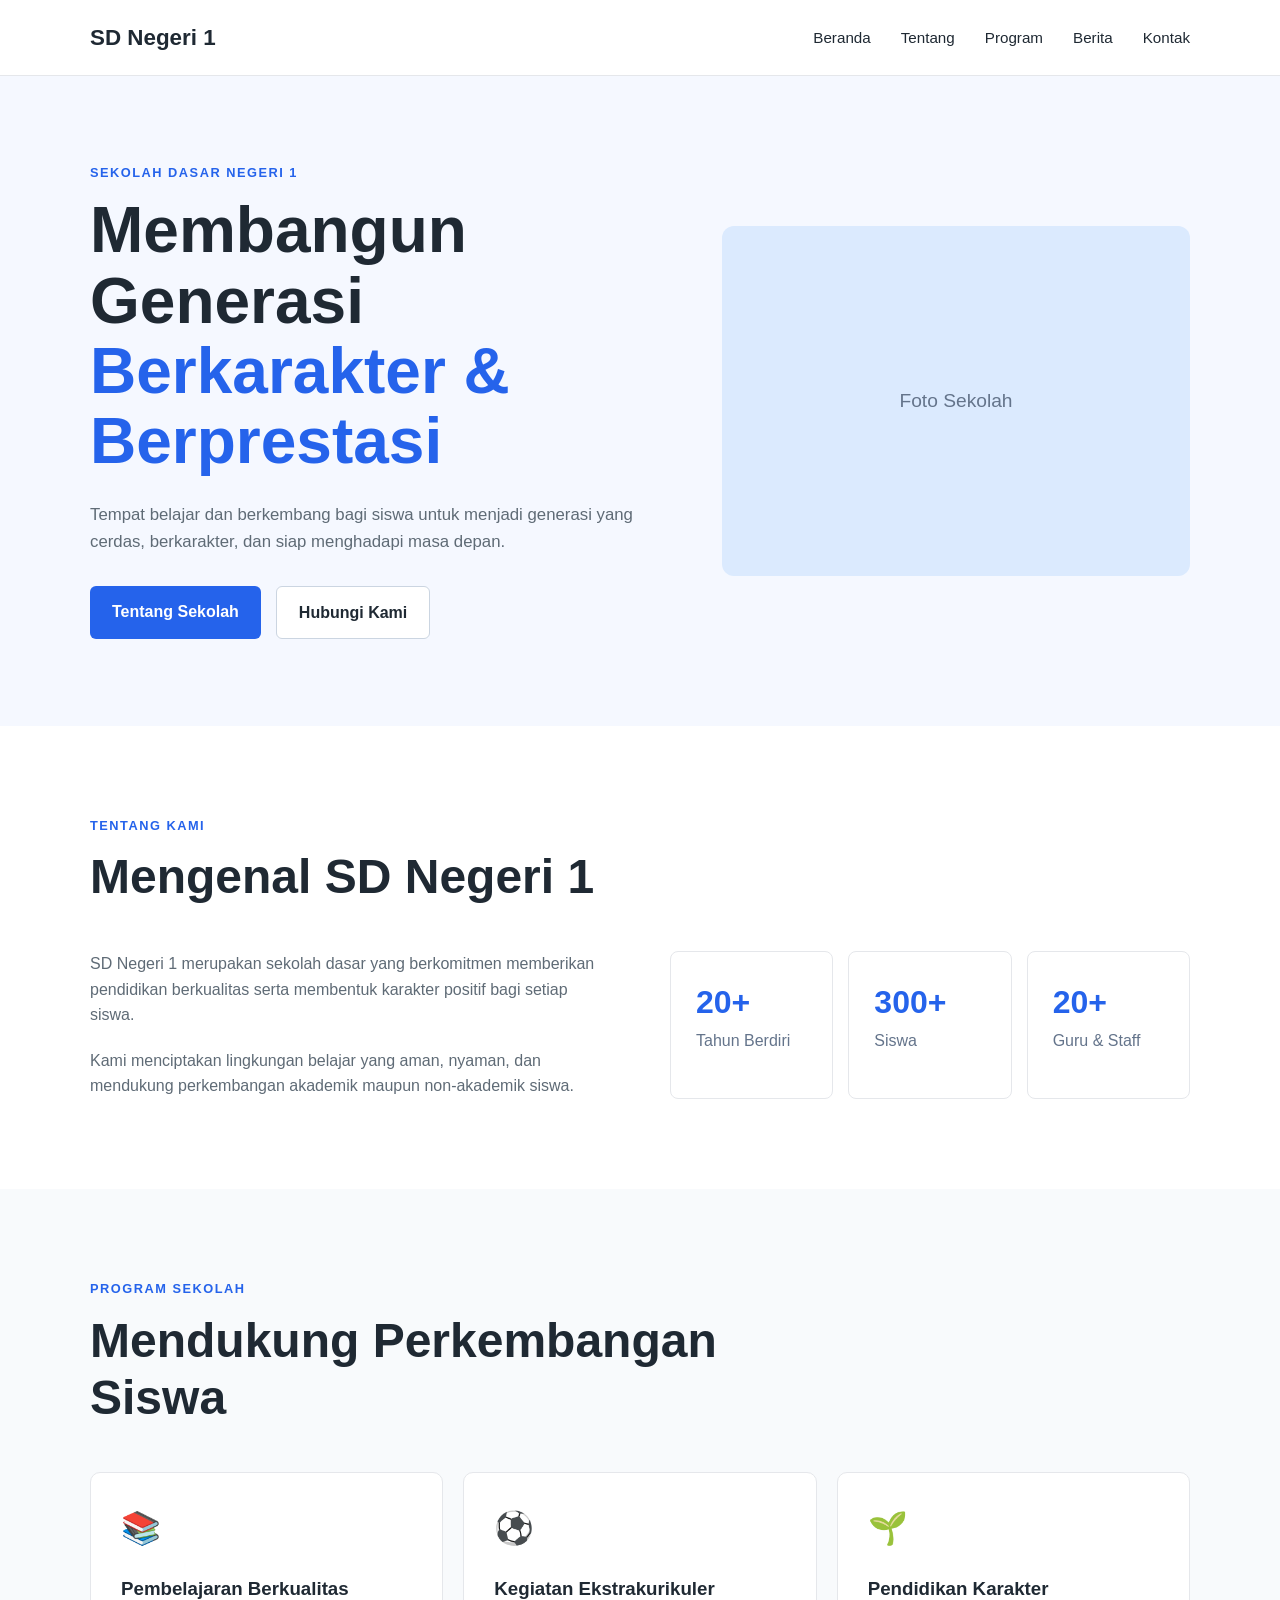
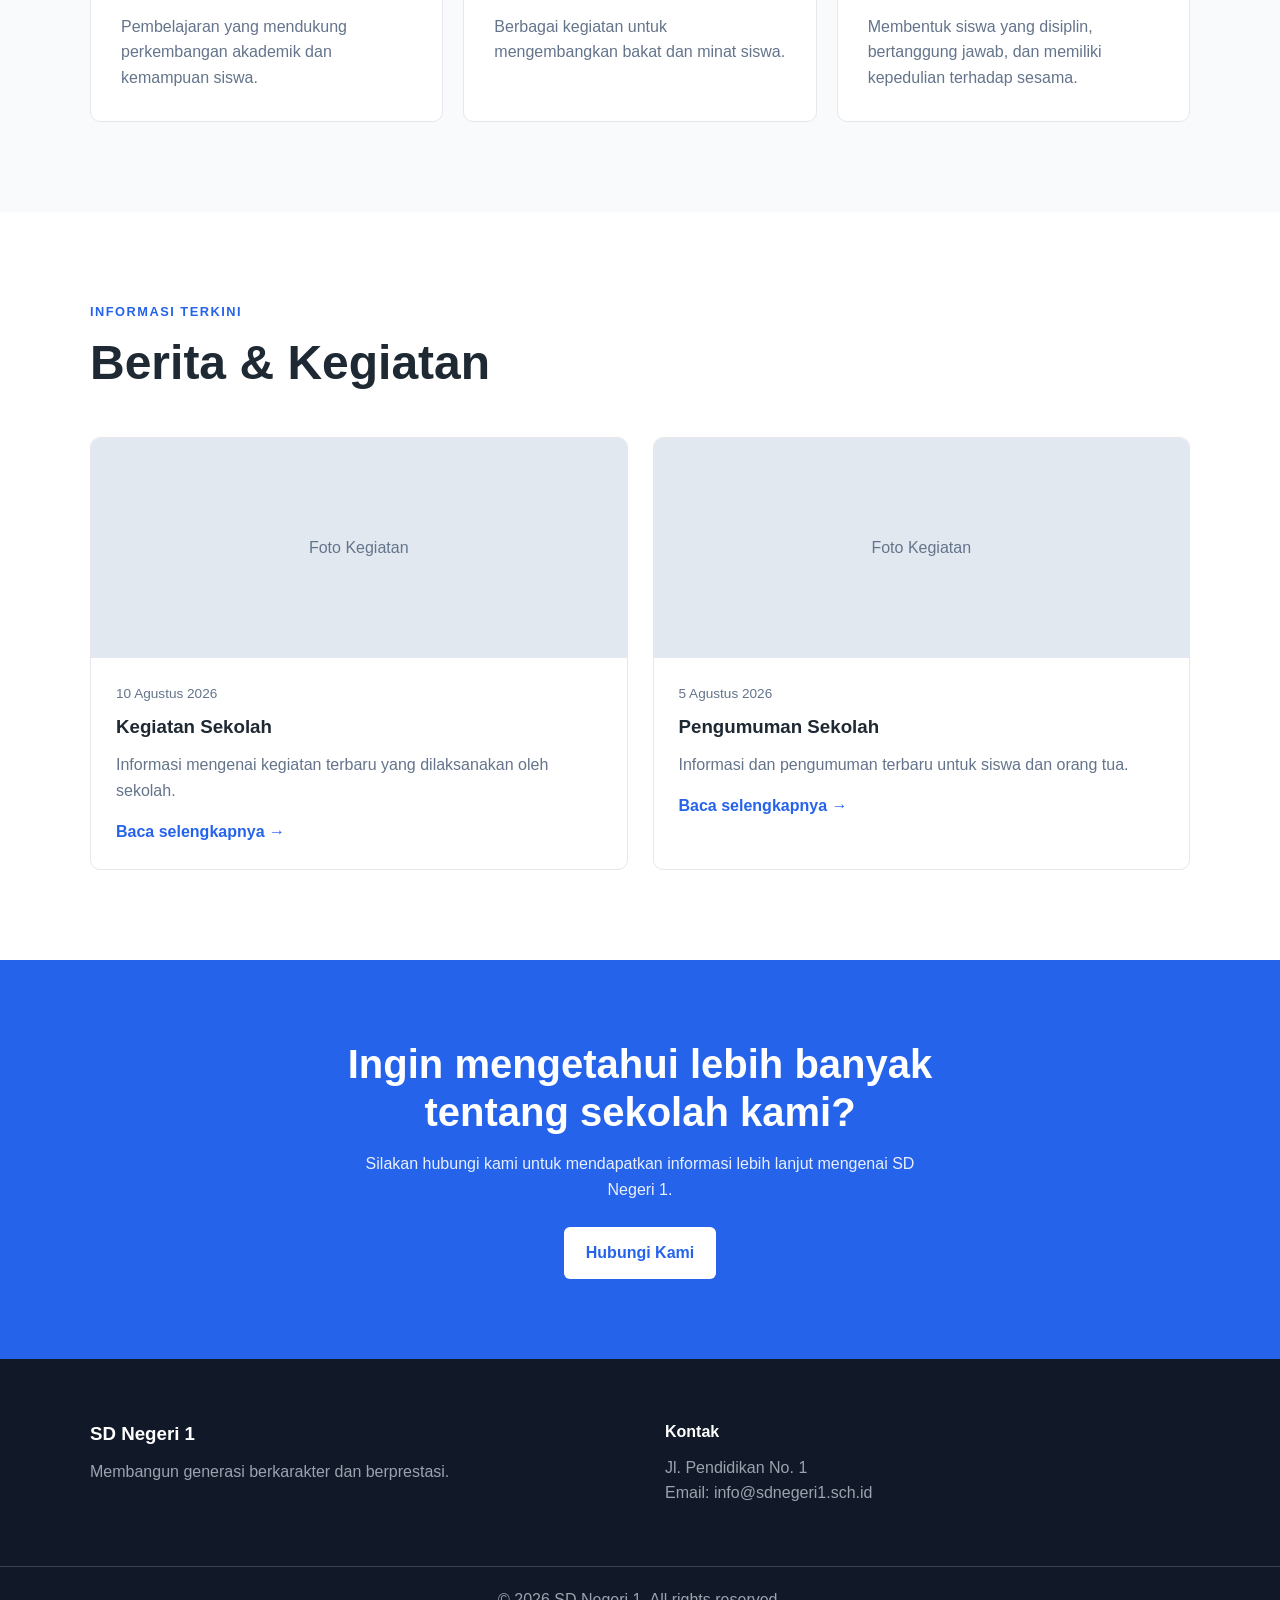
<file: index.html>
<!DOCTYPE html>
<html lang="id">
<head>
    <meta charset="UTF-8">
    <meta name="viewport" content="width=device-width, initial-scale=1.0">

    <title>SD Negeri 1</title>

    <link rel="stylesheet" href="css/style.css">
</head>

<body>

    <!-- Navigation -->
    <header class="header">
        <nav class="navbar container">

            <a href="#" class="logo">
                SD Negeri 1
            </a>

            <ul class="nav-menu">
                <li><a href="#home">Beranda</a></li>
                <li><a href="#about">Tentang</a></li>
                <li><a href="#program">Program</a></li>
                <li><a href="#news">Berita</a></li>
                <li><a href="#contact">Kontak</a></li>
            </ul>

            <button class="menu-toggle" id="menuToggle">
                ☰
            </button>

        </nav>
    </header>


    <!-- Hero Section -->
    <main>

        <section class="hero" id="home">
            <div class="hero-content container">

                <div class="hero-text">
                    <p class="hero-label">
                        SEKOLAH DASAR NEGERI 1
                    </p>

                    <h1>
                        Membangun Generasi
                        <span>Berkarakter & Berprestasi</span>
                    </h1>

                    <p class="hero-description">
                        Tempat belajar dan berkembang bagi siswa
                        untuk menjadi generasi yang cerdas,
                        berkarakter, dan siap menghadapi masa depan.
                    </p>

                    <div class="hero-buttons">
                        <a href="#about" class="btn btn-primary">
                            Tentang Sekolah
                        </a>

                        <a href="#contact" class="btn btn-secondary">
                            Hubungi Kami
                        </a>
                    </div>
                </div>

                <div class="hero-image">
                    <div class="image-placeholder">
                        Foto Sekolah
                    </div>
                </div>

            </div>
        </section>


        <!-- About Section -->
        <section class="about section" id="about">
            <div class="container">

                <div class="section-heading">
                    <p class="section-label">TENTANG KAMI</p>

                    <h2>
                        Mengenal SD Negeri 1
                    </h2>
                </div>

                <div class="about-content">

                    <div class="about-text">
                        <p>
                            SD Negeri 1 merupakan sekolah dasar yang
                            berkomitmen memberikan pendidikan berkualitas
                            serta membentuk karakter positif bagi setiap siswa.
                        </p>

                        <p>
                            Kami menciptakan lingkungan belajar yang aman,
                            nyaman, dan mendukung perkembangan akademik
                            maupun non-akademik siswa.
                        </p>
                    </div>

                    <div class="school-stats">

                        <div class="stat">
                            <strong>20+</strong>
                            <span>Tahun Berdiri</span>
                        </div>

                        <div class="stat">
                            <strong>300+</strong>
                            <span>Siswa</span>
                        </div>

                        <div class="stat">
                            <strong>20+</strong>
                            <span>Guru & Staff</span>
                        </div>

                    </div>

                </div>

            </div>
        </section>


        <!-- Program Section -->
        <section class="program section" id="program">
            <div class="container">

                <div class="section-heading">
                    <p class="section-label">PROGRAM SEKOLAH</p>

                    <h2>
                        Mendukung Perkembangan Siswa
                    </h2>
                </div>

                <div class="program-grid">

                    <article class="program-card">
                        <div class="program-icon">📚</div>

                        <h3>
                            Pembelajaran Berkualitas
                        </h3>

                        <p>
                            Pembelajaran yang mendukung perkembangan
                            akademik dan kemampuan siswa.
                        </p>
                    </article>

                    <article class="program-card">
                        <div class="program-icon">⚽</div>

                        <h3>
                            Kegiatan Ekstrakurikuler
                        </h3>

                        <p>
                            Berbagai kegiatan untuk mengembangkan
                            bakat dan minat siswa.
                        </p>
                    </article>

                    <article class="program-card">
                        <div class="program-icon">🌱</div>

                        <h3>
                            Pendidikan Karakter
                        </h3>

                        <p>
                            Membentuk siswa yang disiplin, bertanggung
                            jawab, dan memiliki kepedulian terhadap sesama.
                        </p>
                    </article>

                </div>

            </div>
        </section>


        <!-- News Section -->
        <section class="news section" id="news">
            <div class="container">

                <div class="section-heading">
                    <p class="section-label">INFORMASI TERKINI</p>

                    <h2>
                        Berita & Kegiatan
                    </h2>
                </div>

                <div class="news-grid">

                    <article class="news-card">
                        <div class="news-image">
                            Foto Kegiatan
                        </div>

                        <div class="news-content">
                            <p class="news-date">
                                10 Agustus 2026
                            </p>

                            <h3>
                                Kegiatan Sekolah
                            </h3>

                            <p>
                                Informasi mengenai kegiatan terbaru
                                yang dilaksanakan oleh sekolah.
                            </p>

                            <a href="#">
                                Baca selengkapnya →
                            </a>
                        </div>
                    </article>


                    <article class="news-card">
                        <div class="news-image">
                            Foto Kegiatan
                        </div>

                        <div class="news-content">
                            <p class="news-date">
                                5 Agustus 2026
                            </p>

                            <h3>
                                Pengumuman Sekolah
                            </h3>

                            <p>
                                Informasi dan pengumuman terbaru
                                untuk siswa dan orang tua.
                            </p>

                            <a href="#">
                                Baca selengkapnya →
                            </a>
                        </div>
                    </article>

                </div>

            </div>
        </section>


        <!-- Contact CTA -->
        <section class="contact-cta" id="contact">
            <div class="container">

                <h2>
                    Ingin mengetahui lebih banyak tentang sekolah kami?
                </h2>

                <p>
                    Silakan hubungi kami untuk mendapatkan informasi
                    lebih lanjut mengenai SD Negeri 1.
                </p>

                <a href="mailto:info@sdnegeri1.sch.id" class="btn btn-light">
                    Hubungi Kami
                </a>

            </div>
        </section>

    </main>


    <!-- Footer -->
    <footer class="footer">

        <div class="container footer-content">

            <div>
                <h3>SD Negeri 1</h3>

                <p>
                    Membangun generasi berkarakter dan berprestasi.
                </p>
            </div>

            <div>
                <h4>Kontak</h4>

                <p>
                    Jl. Pendidikan No. 1
                </p>

                <p>
                    Email: info@sdnegeri1.sch.id
                </p>
            </div>

        </div>

        <div class="footer-bottom">
            <p>
                © 2026 SD Negeri 1. All rights reserved.
            </p>
        </div>

    </footer>


    <script src="js/script.js"></script>

</body>
</html>
</file>
<file: css/style.css>
/* =========================
   Base
========================= */

* {
    margin: 0;
    padding: 0;
    box-sizing: border-box;
}

html {
    scroll-behavior: smooth;
}

body {
    font-family: Arial, Helvetica, sans-serif;
    line-height: 1.6;
    color: #1f2933;
    background-color: #ffffff;
}

a {
    text-decoration: none;
    color: inherit;
}

ul {
    list-style: none;
}

.container {
    width: min(1100px, 90%);
    margin: 0 auto;
}

.section {
    padding: 90px 0;
}


/* =========================
   Header
========================= */

.header {
    position: sticky;
    top: 0;
    z-index: 100;
    background-color: #ffffff;
    border-bottom: 1px solid #e5e7eb;
}

.navbar {
    min-height: 75px;

    display: flex;
    align-items: center;
    justify-content: space-between;
}

.logo {
    font-size: 1.4rem;
    font-weight: 700;
}

.nav-menu {
    display: flex;
    gap: 30px;
}

.nav-menu a {
    font-size: 0.95rem;
    transition: color 0.2s ease;
}

.nav-menu a:hover {
    color: #2563eb;
}

.menu-toggle {
    display: none;

    border: none;
    background: none;

    font-size: 1.5rem;
    cursor: pointer;
}


/* =========================
   Hero
========================= */

.hero {
    min-height: 650px;

    display: flex;
    align-items: center;

    background-color: #f5f8ff;
}

.hero-content {
    display: grid;
    grid-template-columns: 1.1fr 0.9fr;
    gap: 60px;
    align-items: center;
}

.hero-label,
.section-label {
    margin-bottom: 12px;

    font-size: 0.8rem;
    font-weight: 700;
    letter-spacing: 1.5px;

    color: #2563eb;
}

.hero h1 {
    max-width: 650px;

    font-size: clamp(2.5rem, 5vw, 4.5rem);
    line-height: 1.1;

    margin-bottom: 25px;
}

.hero h1 span {
    display: block;
    color: #2563eb;
}

.hero-description {
    max-width: 600px;
    margin-bottom: 30px;

    color: #5f6b76;
    font-size: 1.05rem;
}

.hero-buttons {
    display: flex;
    gap: 15px;
}

.btn {
    display: inline-block;

    padding: 13px 22px;

    border-radius: 6px;

    font-weight: 600;
}

.btn-primary {
    color: #ffffff;
    background-color: #2563eb;
}

.btn-secondary {
    border: 1px solid #cbd5e1;
    background-color: #ffffff;
}

.btn-light {
    color: #2563eb;
    background-color: #ffffff;
}

.hero-image {
    display: flex;
    justify-content: center;
}

.image-placeholder {
    width: 100%;
    min-height: 350px;

    display: flex;
    align-items: center;
    justify-content: center;

    border-radius: 12px;

    background-color: #dbeafe;
    color: #64748b;

    font-size: 1.2rem;
}


/* =========================
   Section Heading
========================= */

.section-heading {
    margin-bottom: 45px;
}

.section-heading h2 {
    max-width: 700px;

    font-size: clamp(2rem, 4vw, 3rem);
    line-height: 1.2;
}


/* =========================
   About
========================= */

.about-content {
    display: grid;
    grid-template-columns: 1fr 1fr;
    gap: 60px;
}

.about-text {
    color: #5f6b76;
}

.about-text p + p {
    margin-top: 20px;
}

.school-stats {
    display: grid;
    grid-template-columns: repeat(3, 1fr);
    gap: 15px;
}

.stat {
    padding: 25px;

    border: 1px solid #e5e7eb;
    border-radius: 8px;

    display: flex;
    flex-direction: column;
}

.stat strong {
    font-size: 2rem;
    color: #2563eb;
}

.stat span {
    color: #64748b;
}


/* =========================
   Program
========================= */

.program {
    background-color: #f8fafc;
}

.program-grid {
    display: grid;
    grid-template-columns: repeat(3, 1fr);
    gap: 20px;
}

.program-card {
    padding: 30px;

    background-color: #ffffff;

    border: 1px solid #e5e7eb;
    border-radius: 10px;
}

.program-icon {
    margin-bottom: 20px;
    font-size: 2rem;
}

.program-card h3 {
    margin-bottom: 10px;
}

.program-card p {
    color: #64748b;
}


/* =========================
   News
========================= */

.news-grid {
    display: grid;
    grid-template-columns: repeat(2, 1fr);
    gap: 25px;
}

.news-card {
    overflow: hidden;

    border: 1px solid #e5e7eb;
    border-radius: 10px;
}

.news-image {
    min-height: 220px;

    display: flex;
    align-items: center;
    justify-content: center;

    background-color: #e2e8f0;
    color: #64748b;
}

.news-content {
    padding: 25px;
}

.news-date {
    margin-bottom: 8px;

    font-size: 0.85rem;
    color: #64748b;
}

.news-content h3 {
    margin-bottom: 10px;
}

.news-content p {
    color: #64748b;
}

.news-content a {
    display: inline-block;
    margin-top: 15px;

    font-weight: 600;
    color: #2563eb;
}


/* =========================
   Contact
========================= */

.contact-cta {
    padding: 80px 0;

    text-align: center;

    background-color: #2563eb;
    color: #ffffff;
}

.contact-cta h2 {
    max-width: 700px;
    margin: 0 auto 15px;

    font-size: 2.5rem;
    line-height: 1.2;
}

.contact-cta p {
    max-width: 600px;
    margin: 0 auto 25px;

    opacity: 0.9;
}


/* =========================
   Footer
========================= */

.footer {
    background-color: #111827;
    color: #ffffff;
}

.footer-content {
    padding: 60px 0;

    display: grid;
    grid-template-columns: 1fr 1fr;
    gap: 50px;
}

.footer h3,
.footer h4 {
    margin-bottom: 10px;
}

.footer p {
    color: #9ca3af;
}

.footer-bottom {
    padding: 20px 0;

    text-align: center;

    border-top: 1px solid #374151;
}


/* =========================
   Responsive
========================= */

@media (max-width: 768px) {

    .nav-menu {
        display: none;

        position: absolute;
        top: 75px;
        left: 0;

        width: 100%;

        flex-direction: column;
        gap: 0;

        background-color: #ffffff;
        border-bottom: 1px solid #e5e7eb;
    }

    .nav-menu.active {
        display: flex;
    }

    .nav-menu li {
        padding: 15px 5%;
        border-top: 1px solid #f1f5f9;
    }

    .menu-toggle {
        display: block;
    }

    .hero {
        padding: 80px 0;
    }

    .hero-content {
        grid-template-columns: 1fr;
    }

    .hero-image {
        order: -1;
    }

    .image-placeholder {
        min-height: 250px;
    }

    .about-content {
        grid-template-columns: 1fr;
    }

    .program-grid {
        grid-template-columns: 1fr;
    }

    .news-grid {
        grid-template-columns: 1fr;
    }

    .school-stats {
        grid-template-columns: 1fr;
    }

    .footer-content {
        grid-template-columns: 1fr;
    }
}
</file>
